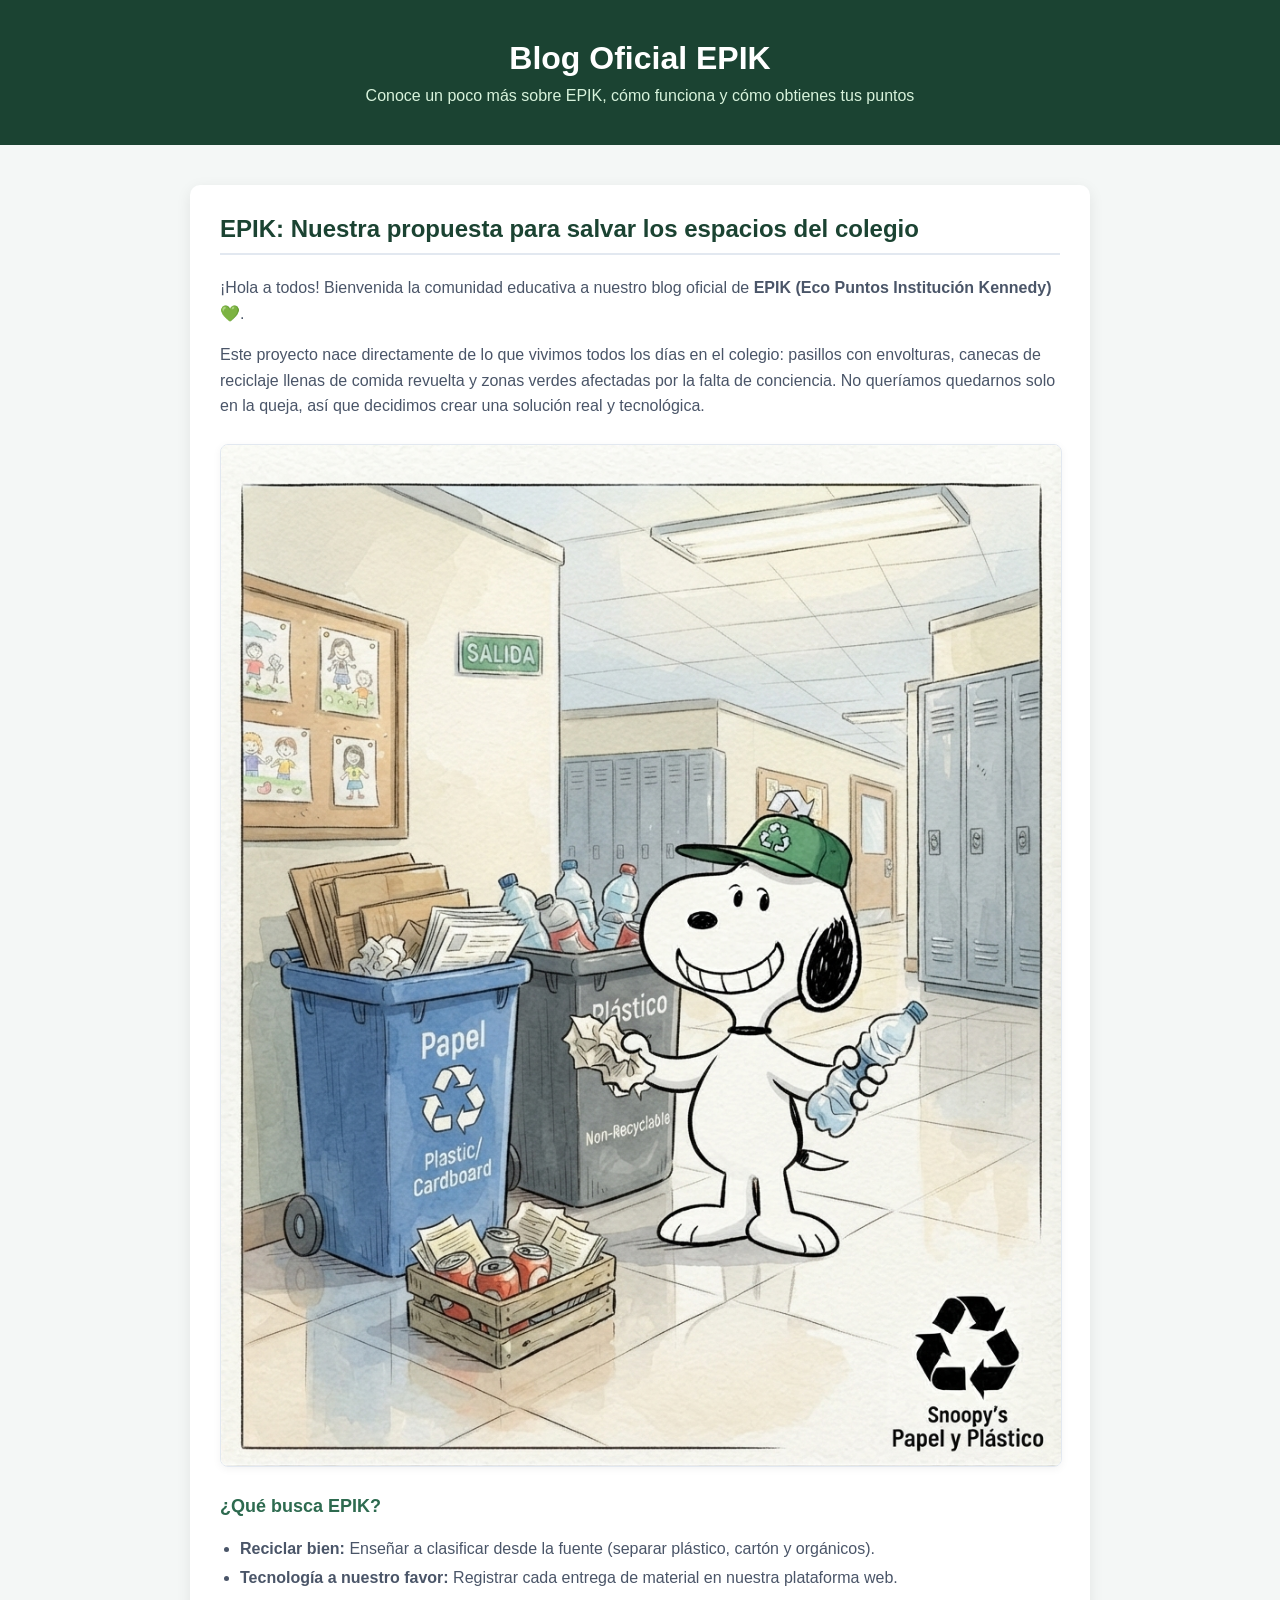
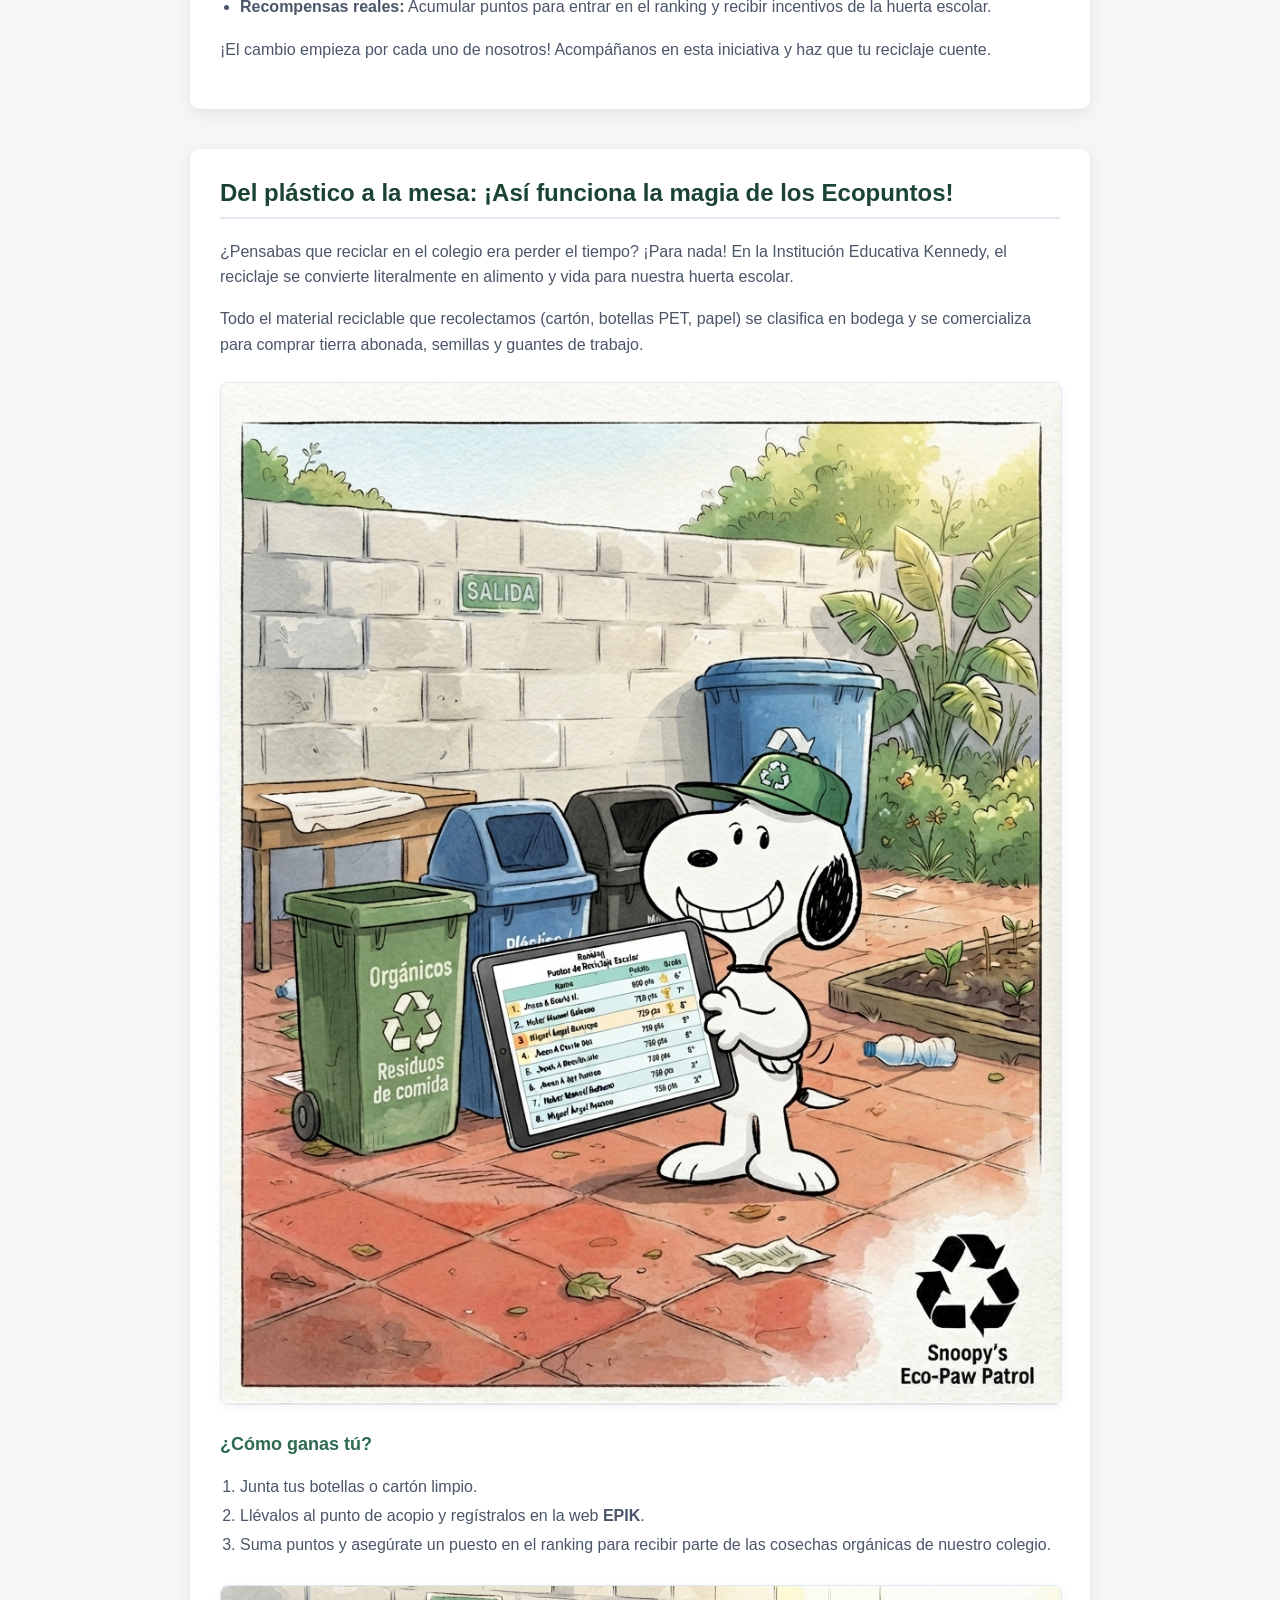
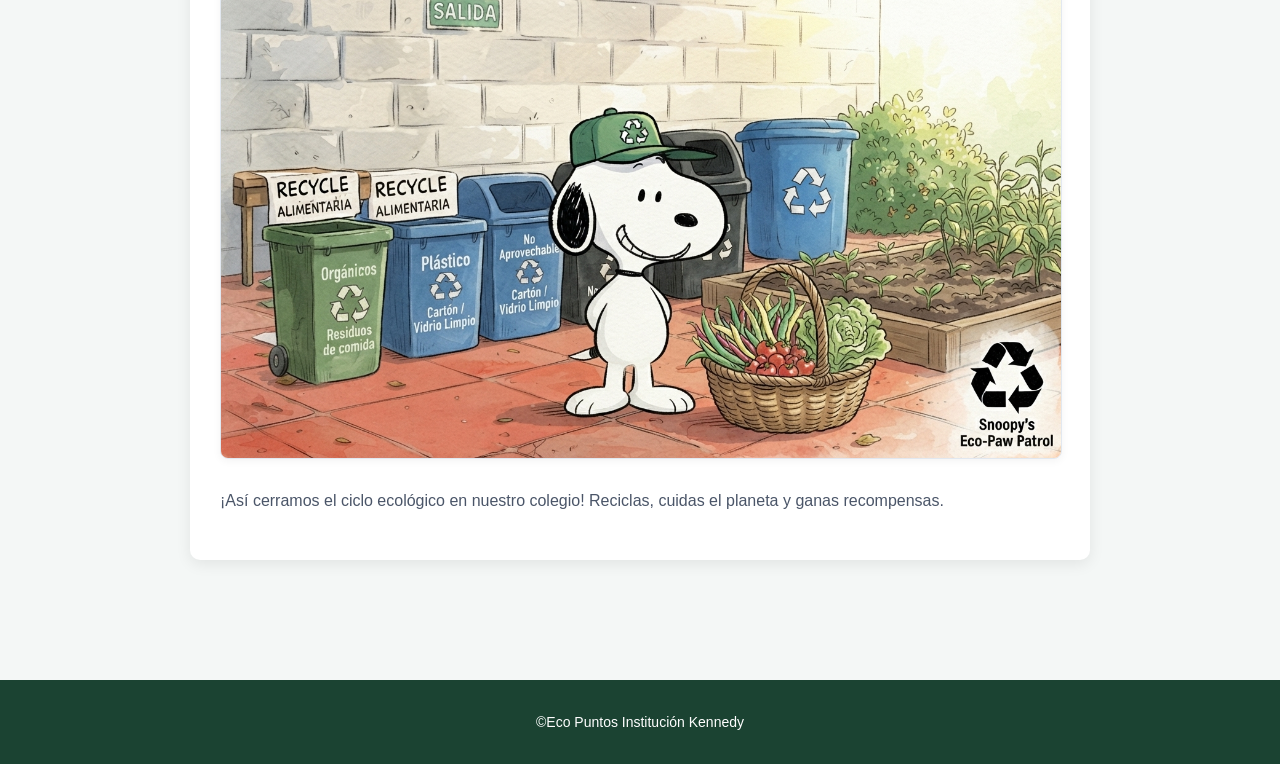
<file: blog.html>
<!DOCTYPE html>
<html lang="es">
<head>
    <meta charset="UTF-8">
    <meta name="viewport" content="width=device-width, initial-scale=1.0">
    <title>Blog EPIK - PRAE 2025</title>
    <link rel="stylesheet" href="blog.css">
</head>
<body>

    <!-- ENCABEZADO DEL BLOG -->
    <header class="header">
        <div class="header-content">
            <h1>Blog Oficial EPIK</h1>
            <p>Conoce un poco más sobre EPIK, cómo funciona y cómo obtienes tus puntos</p>
        </div>
    </header>

    <!-- CONTENEDOR PRINCIPAL CON TARJETAS -->
    <main style="padding: 40px 20px; max-width: 900px; margin: 0 auto;">
        
        <!-- ENTRADA 1 -->
        <article class="tarjeta-nosotros" style="margin-bottom: 40px;">
            <h2>EPIK: Nuestra propuesta para salvar los espacios del colegio</h2>
            <p>¡Hola a todos! Bienvenida la comunidad educativa a nuestro blog oficial de <strong>EPIK (Eco Puntos Institución Kennedy)</strong> 💚.</p>
            <p>Este proyecto nace directamente de lo que vivimos todos los días en el colegio: pasillos con envolturas, canecas de reciclaje llenas de comida revuelta y zonas verdes afectadas por la falta de conciencia. No queríamos quedarnos solo en la queja, así que decidimos crear una solución real y tecnológica.</p>

            <div style="text-align: center; margin: 25px 0;">
                <img src="Snoppycanecas.jpg" alt="Snoopy clasificando papel y botellas">
            </div>

            <h3>¿Qué busca EPIK?</h3>
            <ul>
                <li><strong>Reciclar bien:</strong> Enseñar a clasificar desde la fuente (separar plástico, cartón y orgánicos).</li>
                <li><strong>Tecnología a nuestro favor:</strong> Registrar cada entrega de material en nuestra plataforma web.</li>
                <li><strong>Recompensas reales:</strong> Acumular puntos para entrar en el ranking y recibir incentivos de la huerta escolar.</li>
            </ul>
            <p>¡El cambio empieza por cada uno de nosotros! Acompáñanos en esta iniciativa y haz que tu reciclaje cuente.</p>
        </article>

        <!-- ENTRADA 2 -->
        <article class="tarjeta-nosotros">
            <h2>Del plástico a la mesa: ¡Así funciona la magia de los Ecopuntos!</h2>
            <p>¿Pensabas que reciclar en el colegio era perder el tiempo? ¡Para nada! En la Institución Educativa Kennedy, el reciclaje se convierte literalmente en alimento y vida para nuestra huerta escolar.</p>
            <p>Todo el material reciclable que recolectamos (cartón, botellas PET, papel) se clasifica en bodega y se comercializa para comprar tierra abonada, semillas y guantes de trabajo.</p>

            <div style="text-align: center; margin: 25px 0;">
                <img src="Snoppytablet.jpg" alt="Snoopy mostrando la tabla de puntos">
            </div>

            <h3>¿Cómo ganas tú?</h3>
            <ol>
                <li>Junta tus botellas o cartón limpio.</li>
                <li>Llévalos al punto de acopio y regístralos en la web <strong>EPIK</strong>.</li>
                <li>Suma puntos y asegúrate un puesto en el ranking para recibir parte de las cosechas orgánicas de nuestro colegio.</li>
            </ol>

            <div style="text-align: center; margin: 25px 0;">
                <img src="Snoppyhuerta.jpg" alt="Snoopy en la huerta escolar">
            </div>

            <p>¡Así cerramos el ciclo ecológico en nuestro colegio! Reciclas, cuidas el planeta y ganas recompensas.</p>
        </article>

    </main>

    <!-- PIE DE PÁGINA -->
    <footer>
        <p>©Eco Puntos Institución Kennedy</p>
    </footer>

</body>
</html>
</file>
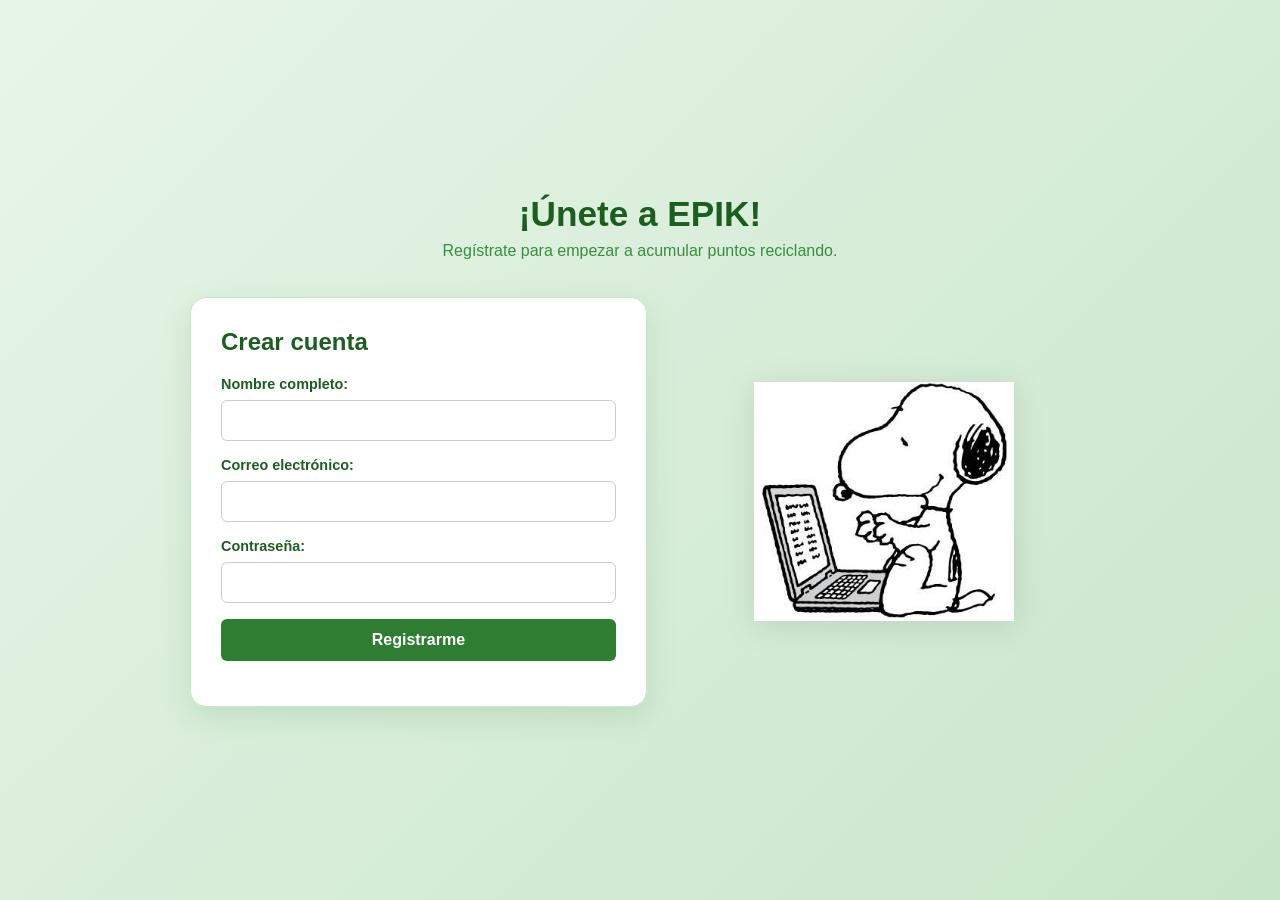
<file: crear-cuenta.html>
<!DOCTYPE html>
<html lang="es">
<head>
    <meta charset="UTF-8">
    <meta name="viewport" content="width=device-width, initial-scale=1.0">
    <title>Crear Cuenta - EPIK</title>
    <style>
        * {
            margin: 0;
            padding: 0;
            box-sizing: border-box;
        }
        body.pagina-registro {
            min-height: 100vh;
            padding: 24px;
            display: flex;
            justify-content: center;
            align-items: center;
            background: linear-gradient(135deg, #e8f5e9 0%, #c8e6c9 100%);
            font-family: Arial, sans-serif;
        }
        .pagina-login {
            width: 100%;
            max-width: 900px;
            display: grid;
            grid-template-columns: 1fr 0.9fr;
            gap: 32px;
            align-items: center;
        }
        .encabezado-login {
            grid-column: 1 / -1;
            text-align: center;
            color: #1b5e20;
            margin-bottom: 5px;
        }
        .encabezado-login h1 {
            font-size: 2.2rem;
            margin-bottom: 8px;
        }
        .encabezado-login p {
            color: #388e3c;
            font-size: 1rem;
        }
        .contenedor-registro {
            grid-column: 1;
            grid-row: 2;
            width: 100%;
            padding: 30px;
            background: white;
            border-radius: 16px;
            box-shadow: 0 10px 30px rgba(46, 125, 50, 0.15);
            border: 1px solid #c8e6c9;
        }
        .contenedor-registro h2 {
            color: #1b5e20;
            margin-bottom: 20px;
        }
        .contenedor-registro input[type="text"],
        .contenedor-registro input[type="email"],
        .contenedor-registro input[type="password"] {
            width: 100%;
            padding: 12px;
            margin: 8px 0 16px 0;
            border: 1px solid #ccc;
            border-radius: 6px;
        }
        .contenedor-registro label {
            display: block;
            font-weight: 600;
            color: #1b5e20;
            font-size: 0.9rem;
        }
        .contenedor-registro button {
            background-color: #2e7d32;
            color: white;
            padding: 12px 20px;
            border: none;
            border-radius: 6px;
            cursor: pointer;
            width: 100%;
            font-size: 1rem;
            font-weight: bold;
        }
        .contenedor-registro button:hover {
            background-color: #1b5e20;
        }
        .zona-snoopy {
            grid-column: 2;
            grid-row: 2;
            display: flex;
            justify-content: center;
            align-items: center;
        }
        .snoopy-registro {
            width: 100%;
            max-width: 260px;
            height: auto;
            object-fit: contain;
            filter: drop-shadow(0 5px 15px rgba(0,0,0,0.1));
        }
        #mensaje {
            margin-top: 15px;
            text-align: center;
            color: #2e7d32;
            font-weight: bold;
        }
    </style>
</head>
<body class="pagina-registro">

    <div class="pagina-login">

        <div class="encabezado-login">
            <h1>¡Únete a EPIK!</h1>
            <p>Regístrate para empezar a acumular puntos reciclando.</p>
        </div>

        <div class="contenedor-registro">
            <h2>Crear cuenta</h2>

            <form id="formularioCrearCuenta">
                <label for="nombre">Nombre completo:</label>
                <input type="text" id="nombre" required>

                <label for="correo">Correo electrónico:</label>
                <input type="email" id="correo" required>

                <label for="contrasena">Contraseña:</label>
                <input type="password" id="contrasena" required>

                <button type="submit">Registrarme</button>
            </form>

            <p id="mensaje"></p>
        </div>

        <div class="zona-snoopy">
            <img src="Snoppycomputadora.jpg" alt="Snoopy con laptop" class="snoopy-registro">
        </div>

    </div>

    <script>
        const formulario = document.getElementById("formularioCrearCuenta");
        formulario.addEventListener("submit", function(event) {
            event.preventDefault();
            document.getElementById("mensaje").textContent =
                "¡Registro completado con éxito! Ahora puedes iniciar sesión.";
        });
    </script>
</body>
</html>
</file>
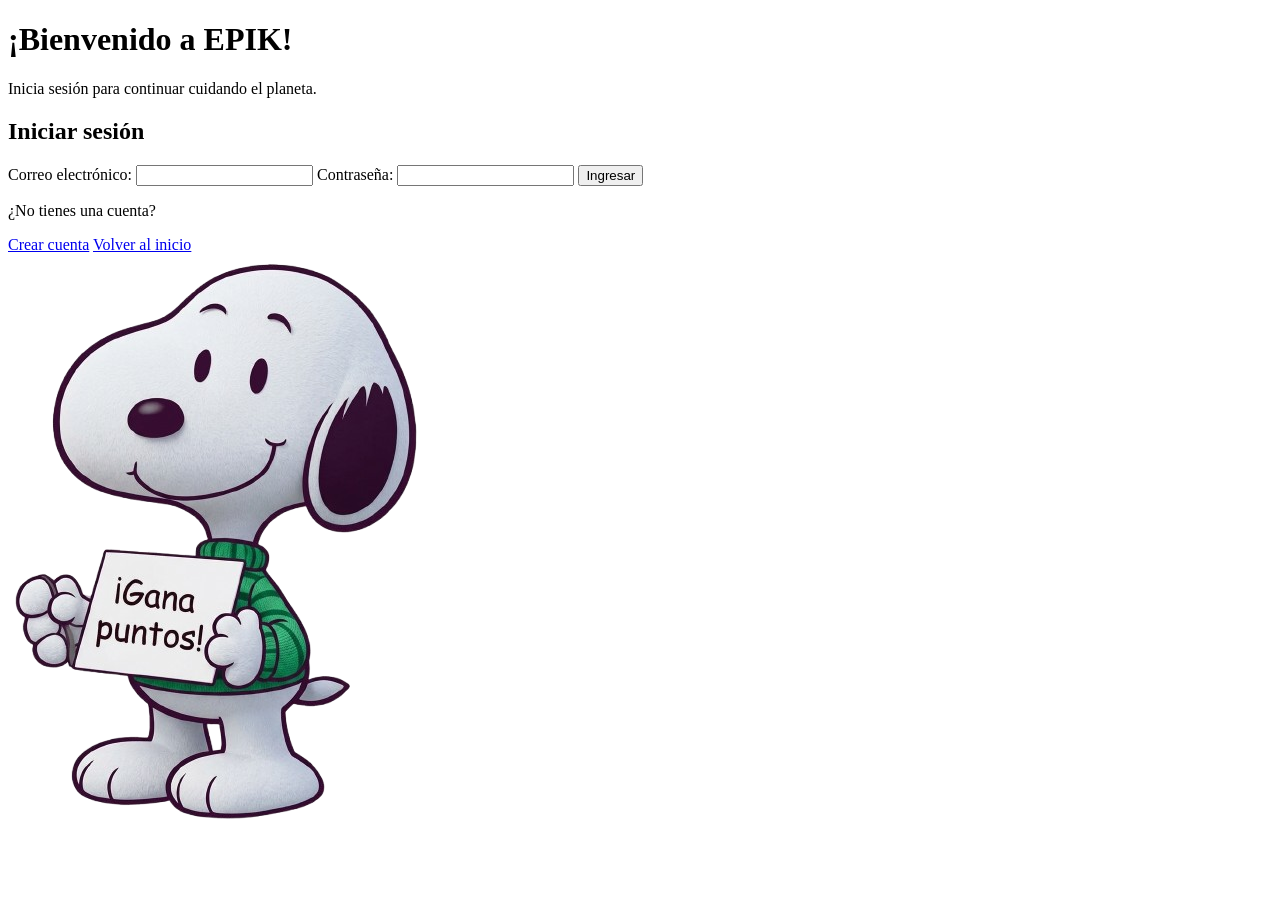
<file: registrar.html>
<!DOCTYPE html>
<html lang="es">
<head>
    <meta charset="UTF-8">
    <meta name="viewport" content="width=device-width, initial-scale=1.0">
    <title>Iniciar Sesión - EPIK</title>
    <link rel="stylesheet" href="">
</head>
<body class="pagina-registro">

    <div class="pagina-login">

        <!-- Encabezado superior -->
        <div class="encabezado-login">
            <h1>¡Bienvenido a EPIK!</h1>
            <p>Inicia sesión para continuar cuidando el planeta.</p>
        </div>

        <!-- Tarjeta del formulario de login -->
        <div class="contenedor-registro">
            <h2>Iniciar sesión</h2>

            <form id="formularioLogin">
                <label for="correo">Correo electrónico:</label>
                <input type="email" id="correo" required>

                <label for="contrasena">Contraseña:</label>
                <input type="password" id="contrasena" required>

                <button type="submit">Ingresar</button>
            </form>

            <p id="mensaje"></p>

            <!-- Botones de abajo para nuevos usuarios -->
            <div class="bloque-opciones">
                <p>¿No tienes una cuenta?</p>
                <a href="crear-cuenta.html" class="btn-crear-cuenta">Crear cuenta</a>
                <a href="index.html" class="btn-volver-inicio">Volver al inicio</a>
            </div>
        </div>

        <!-- Snoopy a la derecha -->
        <div class="zona-snoopy">
            <img src="Snoppy con cartelera.png" alt="Snoopy con cartelera" class="snoopy-registro">
        </div>

    </div>

    <script>
        const formulario = document.getElementById("formularioLogin");

        formulario.addEventListener("submit", function(event) {
            event.preventDefault();
            document.getElementById("mensaje").textContent =
                "¡Formulario completado! La verificación de tu cuenta estará disponible cuando conectemos la base de datos.";
        });
    </script>
</body>
</html>
</file>
<file: blog.css>
/* ==========================================
   ESTILOS GENERALES Y DEL BLOG CLÁSICO
   ========================================== */

body {
    background-color: #f4f7f6;
    font-family: 'Segoe UI', Tahoma, Geneva, Verdana, sans-serif;
    margin: 0;
    padding: 0;
    color: #333;
}

/* Encabezado del Blog */
.header {
    background-color: #1b4332;
    color: white;
    padding: 40px 20px;
    text-align: center; /* Centra perfectamente el título y tu texto */
}

.header-content h1 {
    margin: 0 0 10px 0;
    font-size: 32px;
    font-weight: bold;
}

.header-content p {
    margin: 0;
    color: #d8f3dc;
    font-size: 16px;
}

/* Contenedor Principal y Tarjetas */
main {
    padding: 40px 20px;
    max-width: 900px;
    margin: 0 auto;
}

.tarjeta-nosotros {
    background: #ffffff;
    border-radius: 10px;
    padding: 30px;
    box-shadow: 0 4px 15px rgba(0, 0, 0, 0.08);
    margin-bottom: 40px;
}

.tarjeta-nosotros h2 {
    color: #1b4332;
    margin-top: 0;
    font-size: 24px;
    border-bottom: 2px solid #e2e8f0;
    padding-bottom: 10px;
}

.tarjeta-nosotros h3 {
    color: #2d6a4f;
    margin-top: 25px;
    font-size: 18px;
}

.tarjeta-nosotros ul, 
.tarjeta-nosotros ol {
    line-height: 1.8;
    color: #4a5568;
    padding-left: 20px;
}

.tarjeta-nosotros p {
    line-height: 1.6;
    color: #4a5568;
}

/* Imágenes dentro de las tarjetas */
.tarjeta-nosotros img {
    max-width: 100%;
    height: auto;
    border-radius: 8px;
    border: 1px solid #e2e8f0;
    box-shadow: 0 2px 8px rgba(0,0,0,0.05);
}

/* Pie de Página */
footer {
    background-color: #1b4332;
    color: white;
    text-align: center;
    padding: 20px 0;
    margin-top: 40px;
    font-size: 14px;
}
</file>
